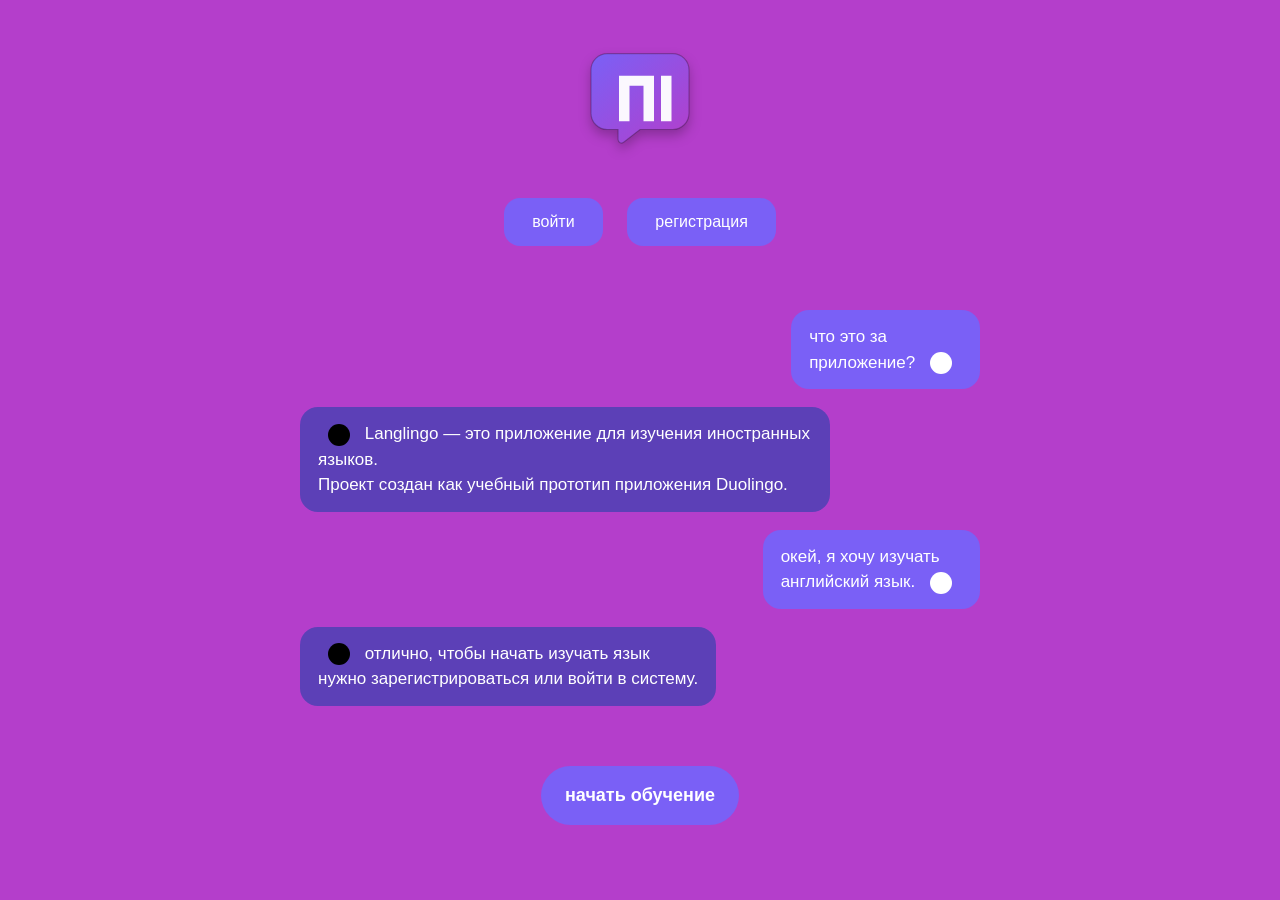
<file: index.html>
<!doctype html>
<html lang="ru">
  <head>
    <meta charset="UTF-8" />
    <meta name="viewport" content="width=device-width, initial-scale=1.0" />
    <meta name="description" content="Базовый шаблон страницы" />
    <title>Langlingo</title>
    <link rel="stylesheet" href="style.css" />
  </head>
  <body>
    <header>
      <div class="logo">
        <img class="logo-img" src="./langlingo-logo.svg" alt="Langlingo" />
      </div>
      <div class="header">
        <a href="./login.html">войти</a>
        <a href="./register.html">регистрация</a>
      </div>
    </header>
    <div class="chat">
      <div class="message user">
        что это за<br />приложение?
        <span class="circle user"></span>
      </div>
      <div class="message bot">
        <span class="circle bot"></span>
        Langlingo — это приложение для изучения иностранных языков.<br />
        Проект создан как учебный прототип приложения Duolingo.
      </div>
      <div class="message user">
        окей, я хочу изучать<br />английский язык.
        <span class="circle user"></span>
      </div>
      <div class="message bot">
        <span class="circle bot"></span>
        отлично, чтобы начать изучать язык<br />
        нужно зарегистрироваться или войти в систему.
      </div>
    </div>
    <div class="start-learning-wrap">
      <a class="start-learning" href="./onboarding.html">начать обучение</a>
    </div>
  </body>
</html>
</file>
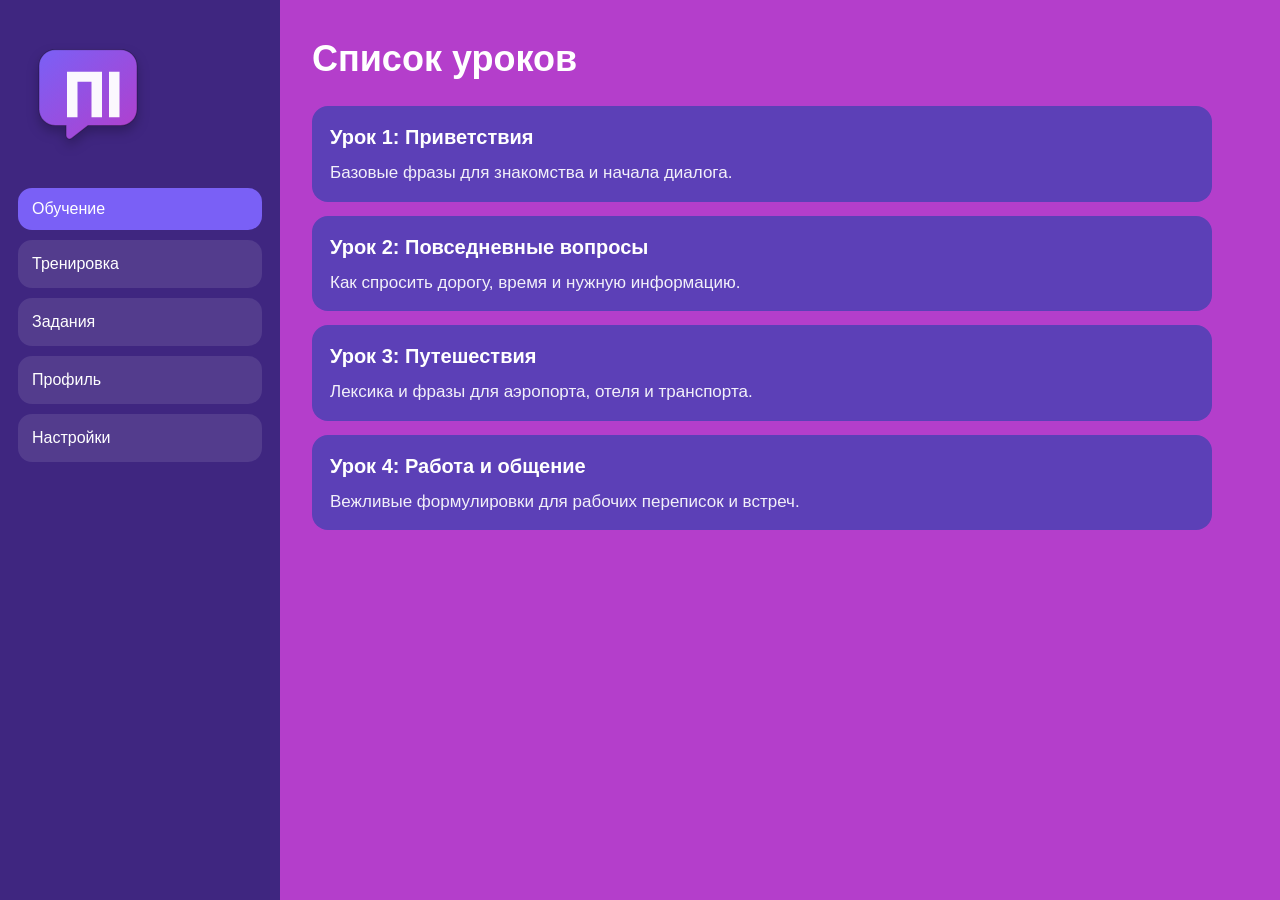
<file: app.html>
<!doctype html>
<html lang="ru">
  <head>
    <meta charset="UTF-8" />
    <meta name="viewport" content="width=device-width, initial-scale=1.0" />
    <meta name="description" content="Личный кабинет Langlingo" />
    <title>Langlingo — личный кабинет</title>
    <link rel="stylesheet" href="style.css" />
  </head>
  <body class="app-body">
    <div class="app-layout">
      <aside class="app-sidebar">
        <div class="logo app-logo">
          <img class="logo-img" src="./langlingo-logo.svg" alt="Langlingo" />
        </div>

        <nav class="app-nav" aria-label="Навигация кабинета">
          <button class="app-nav-item active" type="button">Обучение</button>
          <a class="app-nav-item" href="./training.html">Тренировка</a>
          <a class="app-nav-item" href="./tasks.html">Задания</a>
          <a class="app-nav-item" href="./profile.html">Профиль</a>
          <a class="app-nav-item" href="./settings.html">Настройки</a>
        </nav>
      </aside>

      <main class="app-content">
        <h1 class="app-title">Список уроков</h1>

        <section class="lesson-list" aria-label="Доступные уроки">
          <article class="lesson-card">
            <h2>Урок 1: Приветствия</h2>
            <p>Базовые фразы для знакомства и начала диалога.</p>
          </article>
          <article class="lesson-card">
            <h2>Урок 2: Повседневные вопросы</h2>
            <p>Как спросить дорогу, время и нужную информацию.</p>
          </article>
          <article class="lesson-card">
            <h2>Урок 3: Путешествия</h2>
            <p>Лексика и фразы для аэропорта, отеля и транспорта.</p>
          </article>
          <article class="lesson-card">
            <h2>Урок 4: Работа и общение</h2>
            <p>Вежливые формулировки для рабочих переписок и встреч.</p>
          </article>
        </section>
      </main>
    </div>
  </body>
</html>
</file>
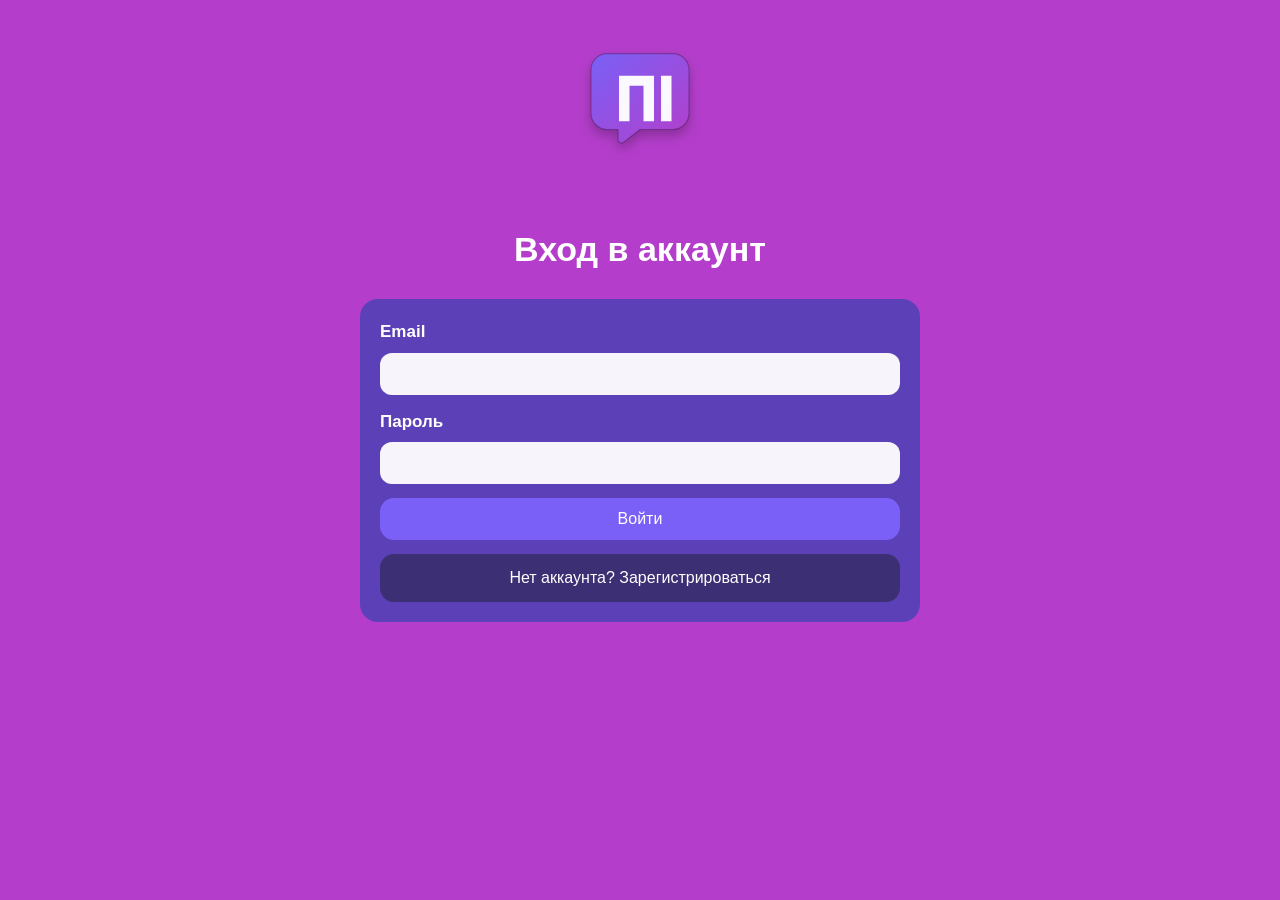
<file: login.html>
<!doctype html>
<html lang="ru">
  <head>
    <meta charset="UTF-8" />
    <meta name="viewport" content="width=device-width, initial-scale=1.0" />
    <meta name="description" content="Вход в аккаунт Langlingo" />
    <title>Langlingo — вход</title>
    <link rel="stylesheet" href="style.css" />
  </head>
  <body>
    <header>
      <div class="logo">
        <img class="logo-img" src="./langlingo-logo.svg" alt="Langlingo" />
      </div>
    </header>

    <main class="auth-page">
      <h1 class="onboarding-title">Вход в аккаунт</h1>
      <form class="auth-card" id="login-form" action="#" method="post">
        <label class="auth-field">
          Email
          <input type="email" name="email" required />
        </label>

        <label class="auth-field">
          Пароль
          <input type="password" name="password" required />
        </label>

        <button class="primary-action" type="submit">Войти</button>
        <a class="secondary-action auth-link" href="./register.html">Нет аккаунта? Зарегистрироваться</a>
      </form>
    </main>

    <script>
      const loginForm = document.getElementById("login-form");

      loginForm.addEventListener("submit", function (event) {
        event.preventDefault();
        const isRegistered = localStorage.getItem("langlingo_registered") === "1";
        const formData = new FormData(loginForm);
        const savedEmail = localStorage.getItem("langlingo_user_email");
        const savedPassword = localStorage.getItem("langlingo_user_password");

        if (!isRegistered) {
          window.location.href = "./register.html";
          return;
        }

        if (
          savedEmail &&
          savedPassword &&
          (formData.get("email") !== savedEmail ||
            formData.get("password") !== savedPassword)
        ) {
          alert("Неверная почта или пароль");
          return;
        }

        localStorage.setItem("langlingo_logged_in", "1");
        window.location.href = "./app.html";
      });
    </script>
  </body>
</html>
</file>
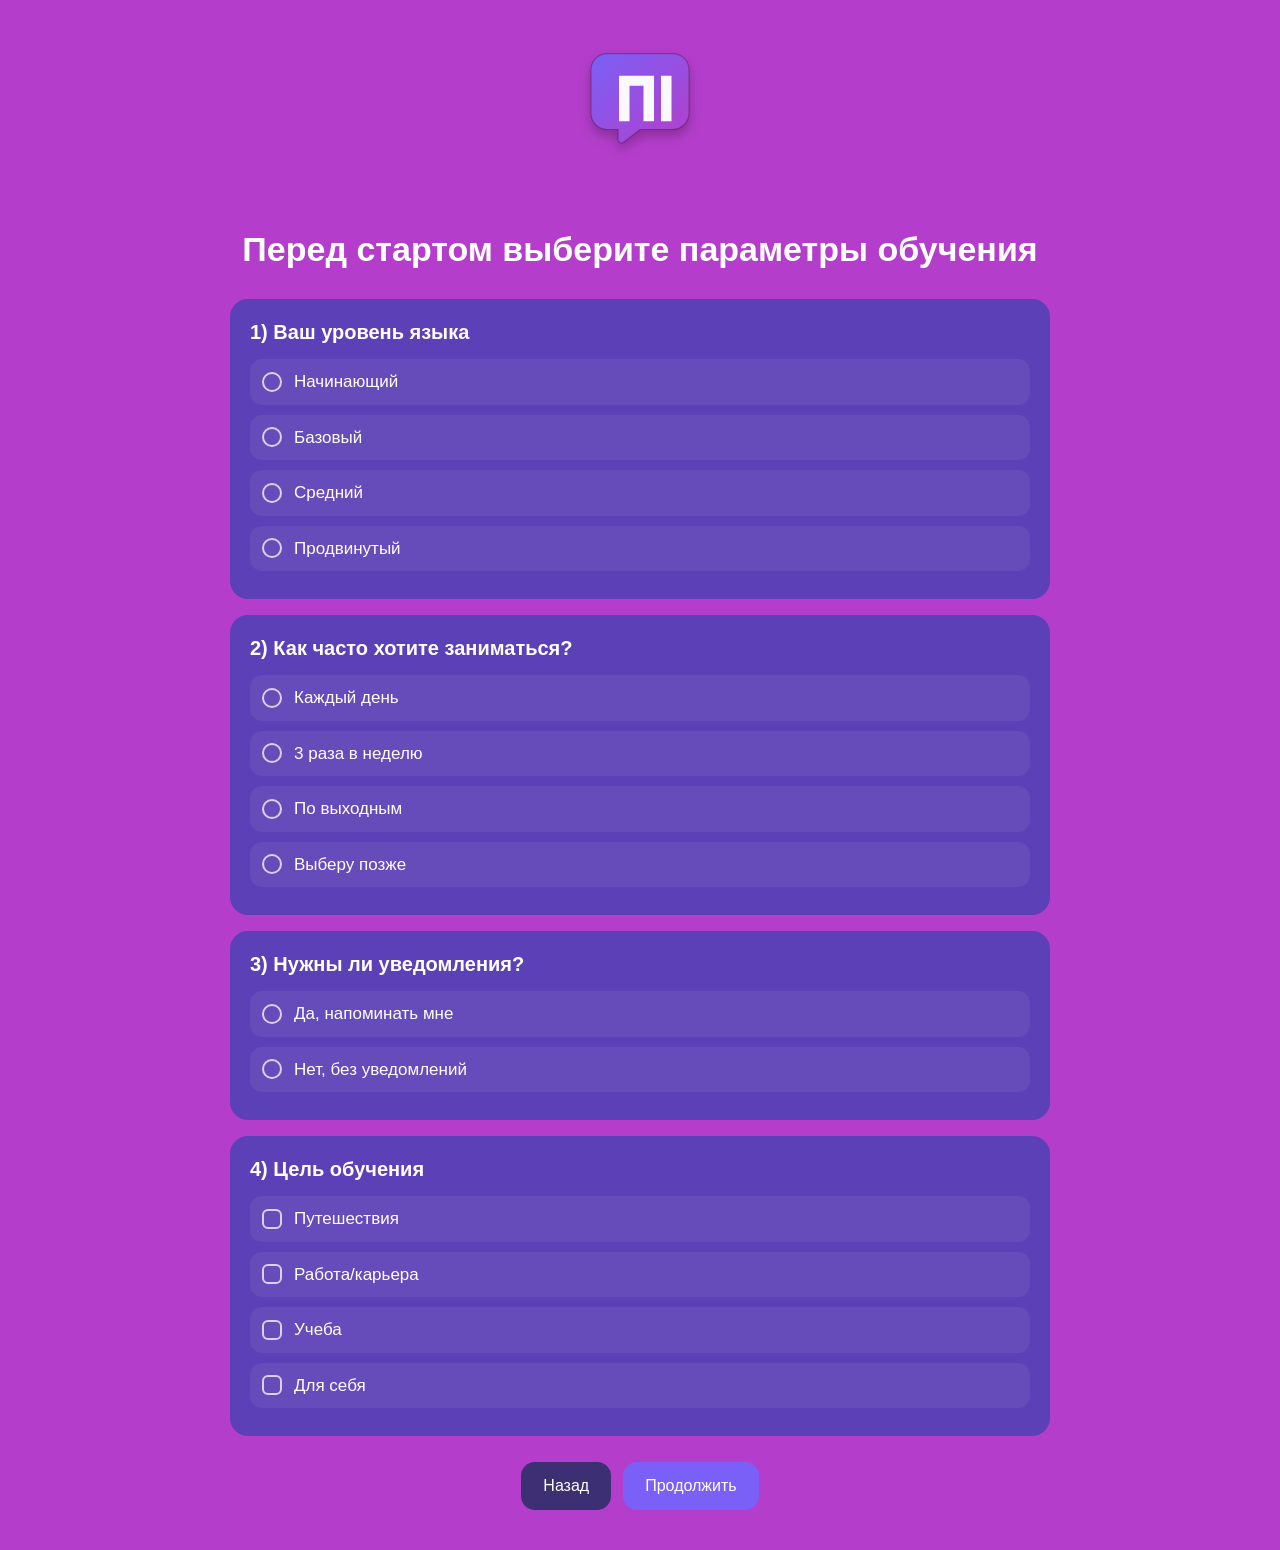
<file: onboarding.html>
<!doctype html>
<html lang="ru">
  <head>
    <meta charset="UTF-8" />
    <meta name="viewport" content="width=device-width, initial-scale=1.0" />
    <meta
      name="description"
      content="Страница первичной настройки обучения в Langlingo"
    />
    <title>Langlingo — настройка обучения</title>
    <link rel="stylesheet" href="style.css" />
  </head>
  <body>
    <header>
      <div class="logo">
        <img class="logo-img" src="./langlingo-logo.svg" alt="Langlingo" />
      </div>
    </header>

    <main class="onboarding">
      <h1 class="onboarding-title">Перед стартом выберите параметры обучения</h1>

      <form class="onboarding-form" id="onboarding-form" action="#" method="get">
        <section class="onboarding-card">
          <h2>1) Ваш уровень языка</h2>
          <label><input type="radio" name="level" value="beginner" /> Начинающий</label>
          <label><input type="radio" name="level" value="elementary" /> Базовый</label>
          <label><input type="radio" name="level" value="intermediate" /> Средний</label>
          <label><input type="radio" name="level" value="advanced" /> Продвинутый</label>
        </section>

        <section class="onboarding-card">
          <h2>2) Как часто хотите заниматься?</h2>
          <label><input type="radio" name="frequency" value="daily" /> Каждый день</label>
          <label><input type="radio" name="frequency" value="3x" /> 3 раза в неделю</label>
          <label><input type="radio" name="frequency" value="weekend" /> По выходным</label>
          <label><input type="radio" name="frequency" value="custom" /> Выберу позже</label>
        </section>

        <section class="onboarding-card">
          <h2>3) Нужны ли уведомления?</h2>
          <label><input type="radio" name="notify" value="yes" /> Да, напоминать мне</label>
          <label><input type="radio" name="notify" value="no" /> Нет, без уведомлений</label>
        </section>

        <section class="onboarding-card">
          <h2>4) Цель обучения</h2>
          <label><input type="checkbox" name="goal" value="travel" /> Путешествия</label>
          <label><input type="checkbox" name="goal" value="work" /> Работа/карьера</label>
          <label><input type="checkbox" name="goal" value="study" /> Учеба</label>
          <label><input type="checkbox" name="goal" value="self" /> Для себя</label>
        </section>

        <div class="onboarding-actions">
          <a class="secondary-action" href="./index.html">Назад</a>
          <button class="primary-action" type="submit">Продолжить</button>
        </div>
      </form>
    </main>

    <script>
      const onboardingForm = document.getElementById("onboarding-form");

      onboardingForm.addEventListener("submit", function (event) {
        event.preventDefault();
        const isRegistered = localStorage.getItem("langlingo_registered") === "1";
        window.location.href = isRegistered ? "./login.html" : "./register.html";
      });
    </script>
  </body>
</html>
</file>
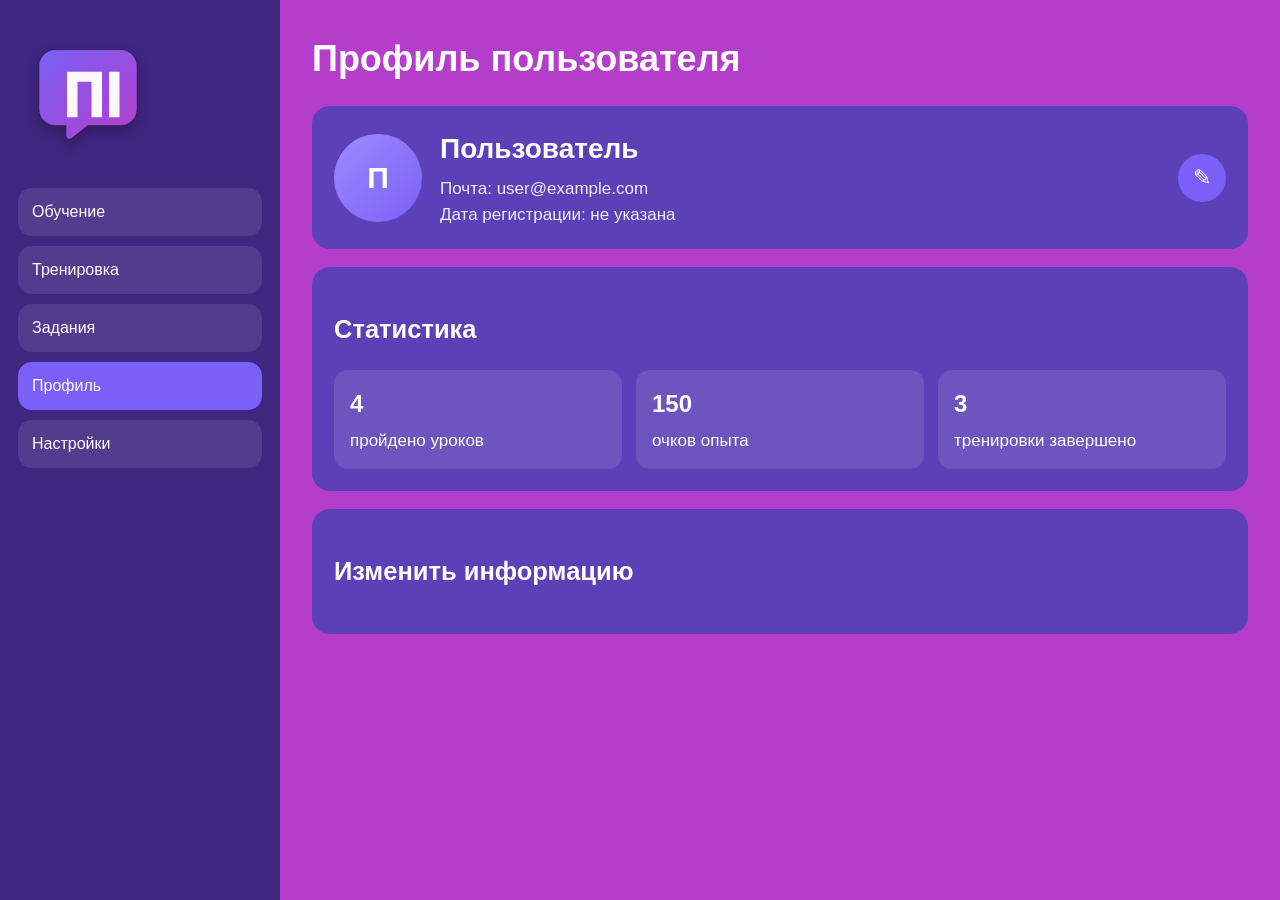
<file: profile.html>
<!doctype html>
<html lang="ru">
  <head>
    <meta charset="UTF-8" />
    <meta name="viewport" content="width=device-width, initial-scale=1.0" />
    <meta name="description" content="Профиль пользователя в Langlingo" />
    <title>Langlingo - профиль</title>
    <link rel="stylesheet" href="style.css" />
  </head>
  <body class="app-body">
    <div class="app-layout">
      <aside class="app-sidebar">
        <div class="logo app-logo">
          <img class="logo-img" src="./langlingo-logo.svg" alt="Langlingo" />
        </div>

        <nav class="app-nav" aria-label="Навигация кабинета">
          <a class="app-nav-item" href="./app.html">Обучение</a>
          <a class="app-nav-item" href="./training.html">Тренировка</a>
          <a class="app-nav-item" href="./tasks.html">Задания</a>
          <a class="app-nav-item active" href="./profile.html">Профиль</a>
          <a class="app-nav-item" href="./settings.html">Настройки</a>
        </nav>
      </aside>

      <main class="app-content">
        <h1 class="app-title">Профиль пользователя</h1>

        <div class="profile-layout">
          <section class="profile-card" aria-label="Основная информация профиля">
            <div class="profile-avatar" id="profile-avatar">U</div>

            <div>
              <h2 class="profile-name" id="profile-name">Пользователь</h2>
              <p class="profile-meta">
                Почта: <span id="profile-email">user@example.com</span>
              </p>
              <p class="profile-meta">
                Дата регистрации: <span id="profile-date">не указана</span>
              </p>
            </div>

            <button
              class="profile-edit-button"
              id="profile-edit-button"
              type="button"
              aria-label="Редактировать профиль"
              title="Редактировать профиль"
            >
              ✎
            </button>
          </section>

          <section class="profile-section" aria-label="Статистика пользователя">
            <h2>Статистика</h2>
            <div class="profile-stats">
              <article class="profile-stat">
                <strong>4</strong>
                <span>пройдено уроков</span>
              </article>
              <article class="profile-stat">
                <strong>150</strong>
                <span>очков опыта</span>
              </article>
              <article class="profile-stat">
                <strong>3</strong>
                <span>тренировки завершено</span>
              </article>
            </div>
          </section>

          <section class="profile-section" aria-label="Редактирование профиля">
            <h2>Изменить информацию</h2>

            <form class="profile-form" id="profile-form" hidden>
              <label class="profile-label">
                Имя
                <input id="profile-name-input" name="name" type="text" required />
              </label>

              <label class="profile-label">
                Почта
                <input id="profile-email-input" name="email" type="email" required />
              </label>

              <label class="profile-label">
                Пароль
                <input
                  id="profile-password-input"
                  name="password"
                  type="password"
                  minlength="6"
                  required
                />
              </label>

              <button class="primary-action" type="submit">Сохранить изменения</button>
            </form>
          </section>
        </div>
      </main>
    </div>

    <script>
      const profileName = document.getElementById("profile-name");
      const profileEmail = document.getElementById("profile-email");
      const profileDate = document.getElementById("profile-date");
      const profileAvatar = document.getElementById("profile-avatar");
      const profileForm = document.getElementById("profile-form");
      const editButton = document.getElementById("profile-edit-button");
      const nameInput = document.getElementById("profile-name-input");
      const emailInput = document.getElementById("profile-email-input");
      const passwordInput = document.getElementById("profile-password-input");

      function loadProfile() {
        const savedName =
          localStorage.getItem("langlingo_user_name") || "Пользователь";
        const savedEmail =
          localStorage.getItem("langlingo_user_email") || "user@example.com";
        const savedDate =
          localStorage.getItem("langlingo_registration_date") || "не указана";
        const savedPassword =
          localStorage.getItem("langlingo_user_password") || "";

        profileName.textContent = savedName;
        profileEmail.textContent = savedEmail;
        profileDate.textContent = savedDate;
        profileAvatar.textContent = savedName.charAt(0).toUpperCase();

        nameInput.value = savedName;
        emailInput.value = savedEmail;
        passwordInput.value = savedPassword;
      }

      editButton.addEventListener("click", function () {
        profileForm.hidden = !profileForm.hidden;
      });

      profileForm.addEventListener("submit", function (event) {
        event.preventDefault();
        localStorage.setItem("langlingo_user_name", nameInput.value);
        localStorage.setItem("langlingo_user_email", emailInput.value);
        localStorage.setItem("langlingo_user_password", passwordInput.value);
        loadProfile();
        profileForm.hidden = true;
      });

      loadProfile();
    </script>
  </body>
</html>
</file>
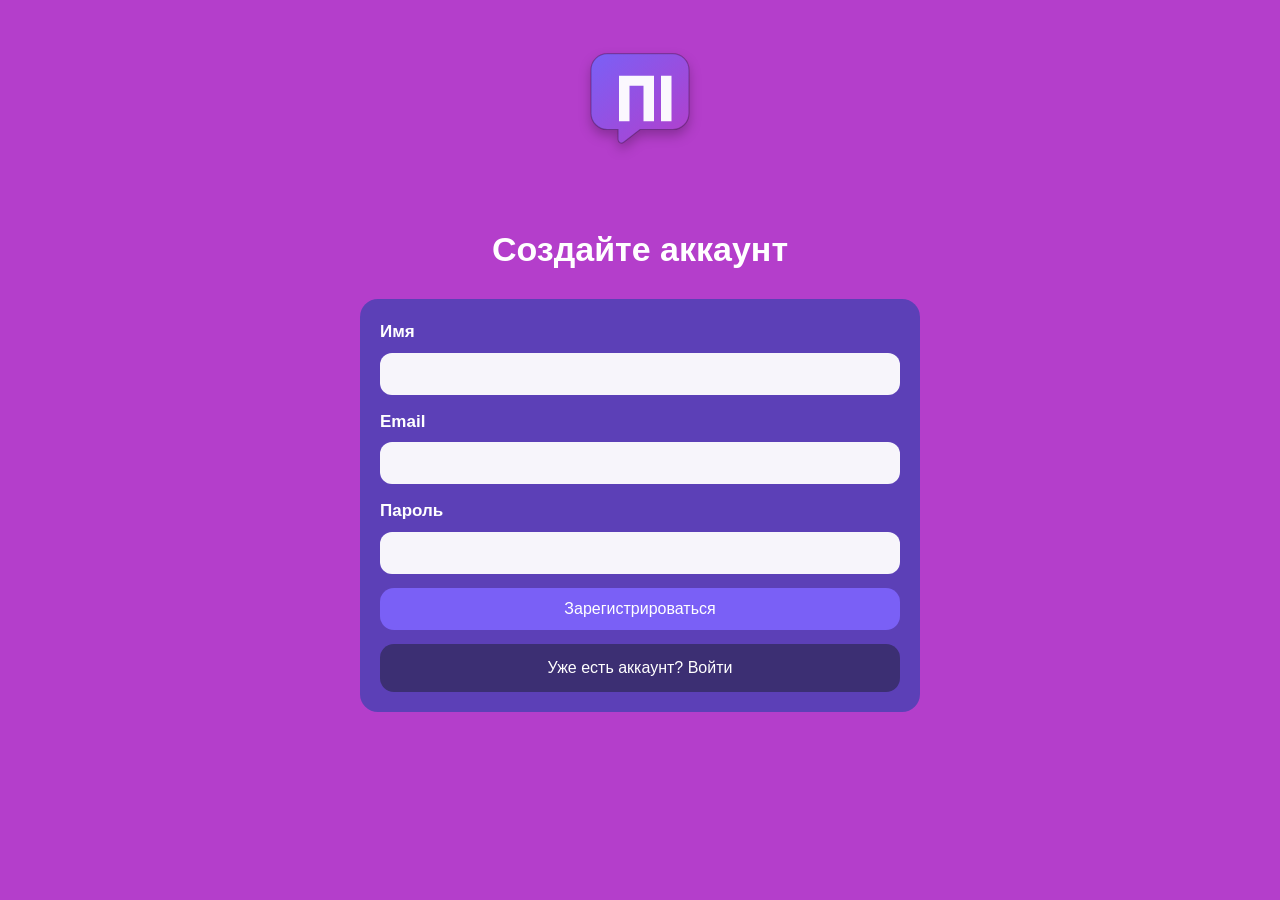
<file: register.html>
<!doctype html>
<html lang="ru">
  <head>
    <meta charset="UTF-8" />
    <meta name="viewport" content="width=device-width, initial-scale=1.0" />
    <meta name="description" content="Регистрация в Langlingo" />
    <title>Langlingo — регистрация</title>
    <link rel="stylesheet" href="style.css" />
  </head>
  <body>
    <header>
      <div class="logo">
        <img class="logo-img" src="./langlingo-logo.svg" alt="Langlingo" />
      </div>
    </header>

    <main class="auth-page">
      <h1 class="onboarding-title">Создайте аккаунт</h1>
      <form class="auth-card" id="register-form" action="#" method="post">
        <label class="auth-field">
          Имя
          <input type="text" name="name" required />
        </label>

        <label class="auth-field">
          Email
          <input type="email" name="email" required />
        </label>

        <label class="auth-field">
          Пароль
          <input type="password" name="password" minlength="6" required />
        </label>

        <button class="primary-action" type="submit">Зарегистрироваться</button>
        <a class="secondary-action auth-link" href="./login.html">Уже есть аккаунт? Войти</a>
      </form>
    </main>

    <script>
      const registerForm = document.getElementById("register-form");

      registerForm.addEventListener("submit", function (event) {
        event.preventDefault();
        const formData = new FormData(registerForm);
        const registrationDate = new Date().toLocaleDateString("ru-RU");

        localStorage.setItem("langlingo_user_name", formData.get("name"));
        localStorage.setItem("langlingo_user_email", formData.get("email"));
        localStorage.setItem("langlingo_user_password", formData.get("password"));
        localStorage.setItem("langlingo_registration_date", registrationDate);
        localStorage.setItem("langlingo_registered", "1");
        localStorage.setItem("langlingo_logged_in", "1");
        window.location.href = "./app.html";
      });
    </script>
  </body>
</html>
</file>
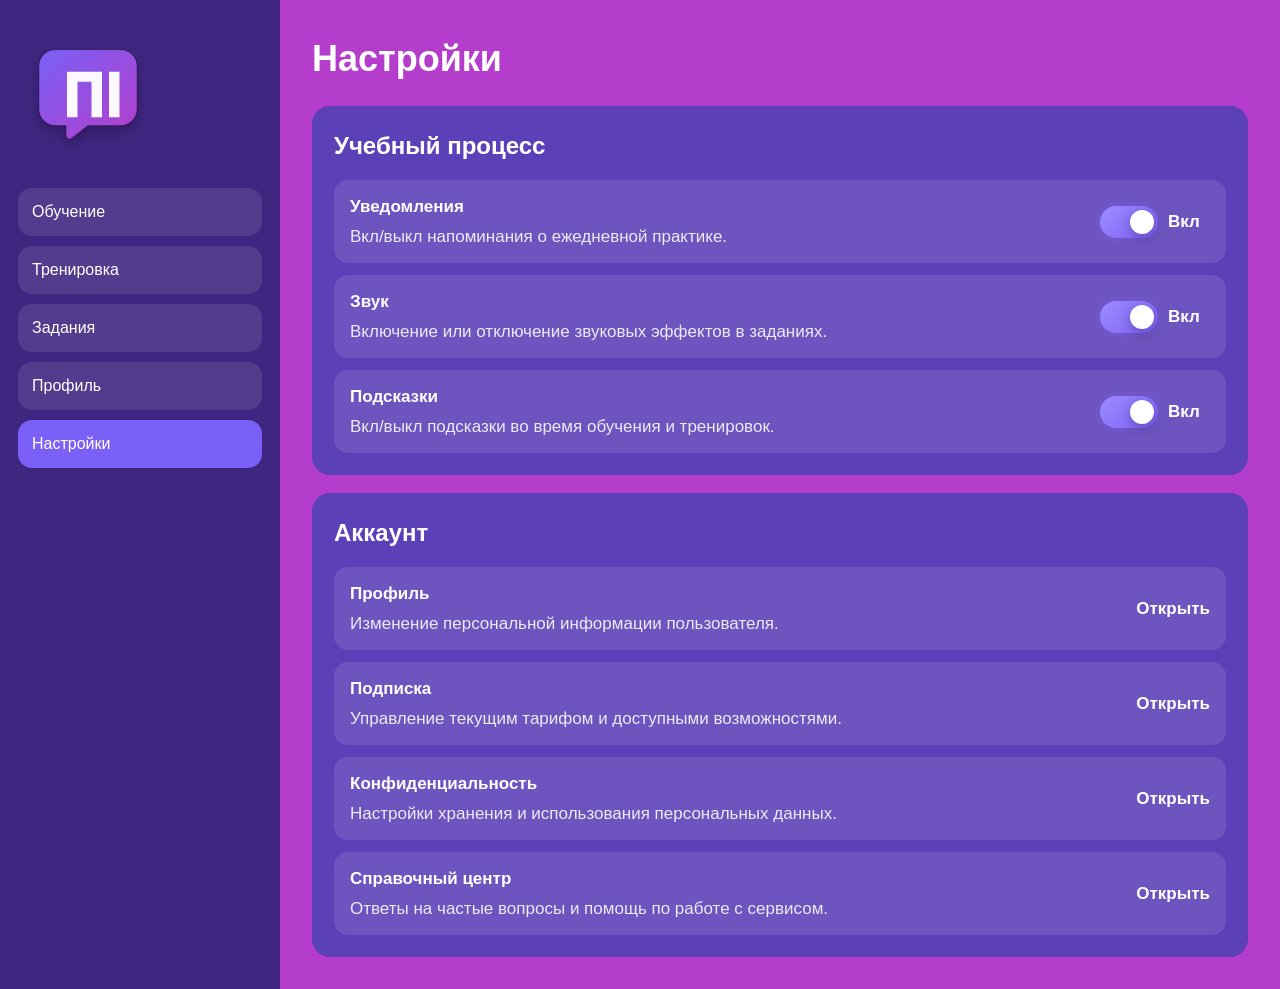
<file: settings.html>
<!doctype html>
<html lang="ru">
  <head>
    <meta charset="UTF-8" />
    <meta name="viewport" content="width=device-width, initial-scale=1.0" />
    <meta name="description" content="Настройки пользователя в Langlingo" />
    <title>Langlingo - настройки</title>
    <link rel="stylesheet" href="style.css" />
  </head>
  <body class="app-body">
    <div class="app-layout">
      <aside class="app-sidebar">
        <div class="logo app-logo">
          <img class="logo-img" src="./langlingo-logo.svg" alt="Langlingo" />
        </div>

        <nav class="app-nav" aria-label="Навигация кабинета">
          <a class="app-nav-item" href="./app.html">Обучение</a>
          <a class="app-nav-item" href="./training.html">Тренировка</a>
          <a class="app-nav-item" href="./tasks.html">Задания</a>
          <a class="app-nav-item" href="./profile.html">Профиль</a>
          <a class="app-nav-item active" href="./settings.html">Настройки</a>
        </nav>
      </aside>

      <main class="app-content">
        <h1 class="app-title">Настройки</h1>

        <div class="settings-layout">
          <section class="settings-section" aria-label="Учебный процесс">
            <h2>Учебный процесс</h2>
            <div class="settings-list">
              <article class="settings-item">
                <div>
                  <strong>Уведомления</strong>
                  <p>Вкл/выкл напоминания о ежедневной практике.</p>
                </div>
                <label class="settings-toggle">
                  <input type="checkbox" checked />
                  <span class="settings-slider" aria-hidden="true"></span>
                  <span class="settings-state" aria-hidden="true"></span>
                </label>
              </article>

              <article class="settings-item">
                <div>
                  <strong>Звук</strong>
                  <p>Включение или отключение звуковых эффектов в заданиях.</p>
                </div>
                <label class="settings-toggle">
                  <input type="checkbox" checked />
                  <span class="settings-slider" aria-hidden="true"></span>
                  <span class="settings-state" aria-hidden="true"></span>
                </label>
              </article>

              <article class="settings-item">
                <div>
                  <strong>Подсказки</strong>
                  <p>Вкл/выкл подсказки во время обучения и тренировок.</p>
                </div>
                <label class="settings-toggle">
                  <input type="checkbox" checked />
                  <span class="settings-slider" aria-hidden="true"></span>
                  <span class="settings-state" aria-hidden="true"></span>
                </label>
              </article>
            </div>
          </section>

          <section class="settings-section" aria-label="Аккаунт">
            <h2>Аккаунт</h2>
            <div class="settings-list">
              <article class="settings-item">
                <div>
                  <strong>Профиль</strong>
                  <p>Изменение персональной информации пользователя.</p>
                </div>
                <a class="settings-link" href="./profile.html">Открыть</a>
              </article>

              <article class="settings-item">
                <div>
                  <strong>Подписка</strong>
                  <p>Управление текущим тарифом и доступными возможностями.</p>
                </div>
                <a class="settings-link" href="#">Открыть</a>
              </article>

              <article class="settings-item">
                <div>
                  <strong>Конфиденциальность</strong>
                  <p>Настройки хранения и использования персональных данных.</p>
                </div>
                <a class="settings-link" href="#">Открыть</a>
              </article>

              <article class="settings-item">
                <div>
                  <strong>Справочный центр</strong>
                  <p>Ответы на частые вопросы и помощь по работе с сервисом.</p>
                </div>
                <a class="settings-link" href="#">Открыть</a>
              </article>
            </div>
          </section>
        </div>
      </main>
    </div>
  </body>
</html>
</file>
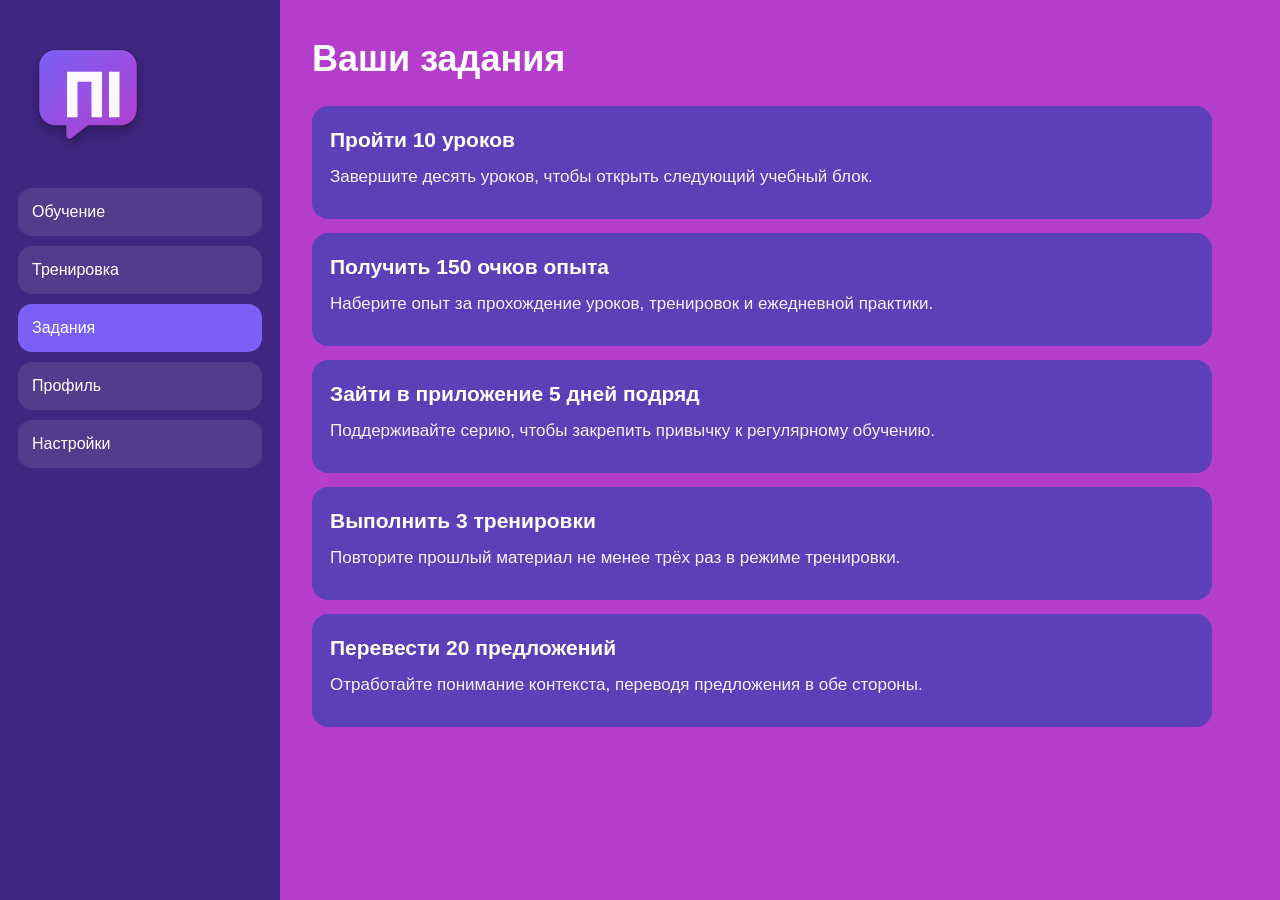
<file: tasks.html>
<!doctype html>
<html lang="ru">
  <head>
    <meta charset="UTF-8" />
    <meta name="viewport" content="width=device-width, initial-scale=1.0" />
    <meta name="description" content="Задания и цели пользователя в Langlingo" />
    <title>Langlingo - задания</title>
    <link rel="stylesheet" href="style.css" />
  </head>
  <body class="app-body">
    <div class="app-layout">
      <aside class="app-sidebar">
        <div class="logo app-logo">
          <img class="logo-img" src="./langlingo-logo.svg" alt="Langlingo" />
        </div>

        <nav class="app-nav" aria-label="Навигация кабинета">
          <a class="app-nav-item" href="./app.html">Обучение</a>
          <a class="app-nav-item" href="./training.html">Тренировка</a>
          <a class="app-nav-item active" href="./tasks.html">Задания</a>
          <a class="app-nav-item" href="./profile.html">Профиль</a>
          <a class="app-nav-item" href="./settings.html">Настройки</a>
        </nav>
      </aside>

      <main class="app-content">
        <h1 class="app-title">Ваши задания</h1>

        <section class="training-list" aria-label="Список заданий">
          <article class="training-card">
            <h2>Пройти 10 уроков</h2>
            <p>Завершите десять уроков, чтобы открыть следующий учебный блок.</p>
          </article>

          <article class="training-card">
            <h2>Получить 150 очков опыта</h2>
            <p>Наберите опыт за прохождение уроков, тренировок и ежедневной практики.</p>
          </article>

          <article class="training-card">
            <h2>Зайти в приложение 5 дней подряд</h2>
            <p>Поддерживайте серию, чтобы закрепить привычку к регулярному обучению.</p>
          </article>

          <article class="training-card">
            <h2>Выполнить 3 тренировки</h2>
            <p>Повторите прошлый материал не менее трёх раз в режиме тренировки.</p>
          </article>

          <article class="training-card">
            <h2>Перевести 20 предложений</h2>
            <p>Отработайте понимание контекста, переводя предложения в обе стороны.</p>
          </article>
        </section>
      </main>
    </div>
  </body>
</html>
</file>
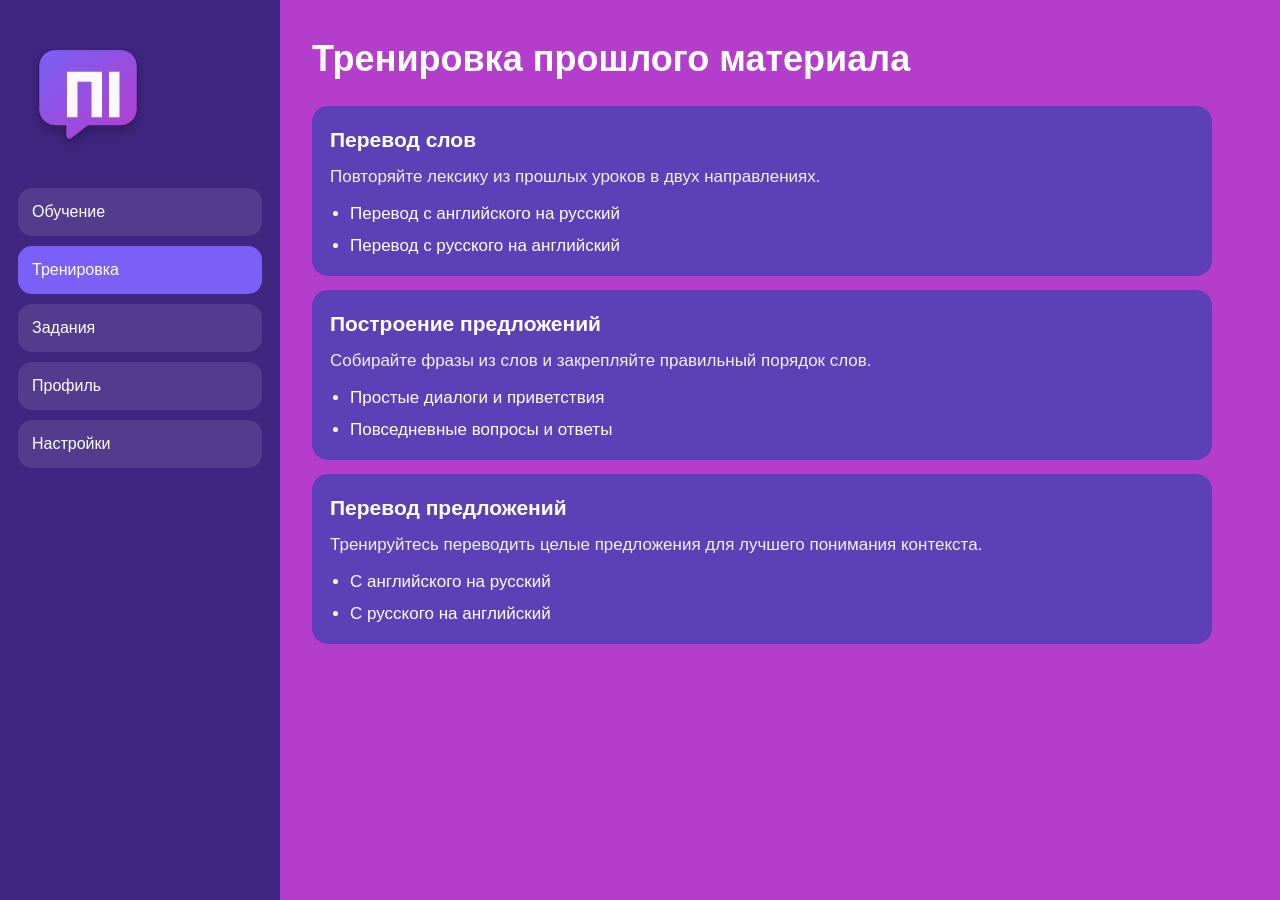
<file: training.html>
<!doctype html>
<html lang="ru">
  <head>
    <meta charset="UTF-8" />
    <meta name="viewport" content="width=device-width, initial-scale=1.0" />
    <meta
      name="description"
      content="Тренировка по прошлому материалу в Langlingo"
    />
    <title>Langlingo - тренировка</title>
    <link rel="stylesheet" href="style.css" />
  </head>
  <body class="app-body">
    <div class="app-layout">
      <aside class="app-sidebar">
        <div class="logo app-logo">
          <img class="logo-img" src="./langlingo-logo.svg" alt="Langlingo" />
        </div>

        <nav class="app-nav" aria-label="Навигация кабинета">
          <a class="app-nav-item" href="./app.html">Обучение</a>
          <a class="app-nav-item active" href="./training.html">Тренировка</a>
          <a class="app-nav-item" href="./tasks.html">Задания</a>
          <a class="app-nav-item" href="./profile.html">Профиль</a>
          <a class="app-nav-item" href="./settings.html">Настройки</a>
        </nav>
      </aside>

      <main class="app-content">
        <h1 class="app-title">Тренировка прошлого материала</h1>

        <section class="training-list" aria-label="Варианты тренировки">
          <article class="training-card">
            <h2>Перевод слов</h2>
            <p>Повторяйте лексику из прошлых уроков в двух направлениях.</p>
            <ul class="training-points">
              <li>Перевод с английского на русский</li>
              <li>Перевод с русского на английский</li>
            </ul>
          </article>

          <article class="training-card">
            <h2>Построение предложений</h2>
            <p>Собирайте фразы из слов и закрепляйте правильный порядок слов.</p>
            <ul class="training-points">
              <li>Простые диалоги и приветствия</li>
              <li>Повседневные вопросы и ответы</li>
            </ul>
          </article>

          <article class="training-card">
            <h2>Перевод предложений</h2>
            <p>Тренируйтесь переводить целые предложения для лучшего понимания контекста.</p>
            <ul class="training-points">
              <li>С английского на русский</li>
              <li>С русского на английский</li>
            </ul>
          </article>
        </section>
      </main>
    </div>
  </body>
</html>
</file>
<file: style.css>
* {
  box-sizing: border-box;
}

/* узкая колонка только для области чата */
:root {
  --chat-width: 720px;
}

html {
  min-height: 100%;
  background-color: #b43ecb;
}

body {
  background-color: #b43ecb;
  font-family: Arial, sans-serif;
  font-size: 17px;
  line-height: 1.5;
  color: white;
  margin: 0;
  padding: 28px 40px 40px;
  min-height: 100vh;
  width: 100%;
}

header {
  width: 100%;
  display: flex;
  flex-direction: column;
  align-items: center;
  justify-content: center;
  gap: 20px;
  margin-bottom: 56px;
  text-align: center;
}
.logo {
  width: 140px;
  display: grid;
  place-items: center;
}

.logo-img {
  width: 140px;
  height: auto;
  display: block;
}
.header {
  text-align: center;
}

.header a,
.header button {
  background-color: #7a60f6;
  border: none;
  color: white;
  padding: 12px 28px;
  margin: 10px 10px 0;
  font-size: 16px;
  cursor: pointer;
  border-radius: 16px;
  display: inline-block;
  text-decoration: none;
}

.chat {
  width: 100%;
  max-width: min(var(--chat-width), 100%);
  margin: 32px auto 0;
  padding: 8px 20px 32px;
  display: flex;
  flex-direction: column;
  gap: 18px;
  align-items: stretch;
}

.message {
  max-width: 78%;
  padding: 14px 18px;
  border-radius: 18px;
  text-align: left;
}

.message.user {
  background-color: #7a60f6;
  align-self: flex-end;
}

.message.bot {
  background-color: #5c40b7;
  align-self: flex-start;
}
.circle {
  width: 22px;
  height: 22px;
  border-radius: 50%;
  display: inline-block;
  margin: 0 10px;
  vertical-align: middle;
}
.circle.user {
  background-color: white;
}
.circle.bot {
  background-color: black;
}

@media (max-width: 600px) {
  body {
    padding: 18px 16px 28px;
    font-size: 16px;
  }

  header {
    margin-bottom: 40px;
    gap: 16px;
  }

  .header a,
  .header button {
    padding: 11px 22px;
    font-size: 15px;
  }

  .chat {
    margin-top: 20px;
    padding: 0 4px 24px;
    gap: 14px;
  }

  .start-learning-wrap {
    margin-top: 20px;
  }

  .start-learning {
    padding: 14px 18px;
    font-size: 17px;
  }
}

.start-learning-wrap {
  width: 100%;
  display: flex;
  flex-direction: column;
  align-items: center;
  justify-content: center;
  margin-top: 28px;
}

.start-learning {
  width: fit-content;
  max-width: calc(100% - 48px);
  box-sizing: border-box;
  background-color: #7a60f6;
  border: none;
  color: white;
  padding: 16px 24px;
  font-size: 18px;
  font-weight: 700;
  cursor: pointer;
  border-radius: 999px;
  text-align: center;
  display: block;
  text-decoration: none;
}

.onboarding {
  width: 100%;
  max-width: 820px;
  margin: 0 auto;
}

.onboarding-title {
  margin: 0 0 24px;
  text-align: center;
  font-size: clamp(24px, 2.8vw, 34px);
}

.onboarding-form {
  display: grid;
  gap: 16px;
}

.onboarding-card {
  background: #5c40b7;
  border-radius: 18px;
  padding: 18px 20px;
}

.onboarding-card h2 {
  margin: 0 0 12px;
  font-size: 20px;
}

.onboarding-card label {
  display: flex;
  align-items: center;
  gap: 12px;
  margin: 10px 0;
  padding: 10px 12px;
  border-radius: 12px;
  background: rgba(255, 255, 255, 0.06);
  cursor: pointer;
  transition: background-color 0.2s ease;
}

.onboarding-card label:hover {
  background: rgba(255, 255, 255, 0.12);
}

.onboarding-card input[type="radio"],
.onboarding-card input[type="checkbox"] {
  appearance: none;
  -webkit-appearance: none;
  width: 20px;
  height: 20px;
  margin: 0;
  border: 2px solid rgba(255, 255, 255, 0.75);
  background: transparent;
  display: inline-grid;
  place-content: center;
  transition: all 0.2s ease;
  flex-shrink: 0;
}

.onboarding-card input[type="radio"] {
  border-radius: 50%;
}

.onboarding-card input[type="checkbox"] {
  border-radius: 6px;
}

.onboarding-card input[type="radio"]::before,
.onboarding-card input[type="checkbox"]::before {
  content: "";
  width: 10px;
  height: 10px;
  transform: scale(0);
  transition: transform 0.15s ease-in-out;
  background: #ffffff;
}

.onboarding-card input[type="radio"]::before {
  border-radius: 50%;
}

.onboarding-card input[type="checkbox"]::before {
  border-radius: 3px;
}

.onboarding-card input[type="radio"]:checked,
.onboarding-card input[type="checkbox"]:checked {
  border-color: #ffdfff;
  background: #7a60f6;
}

.onboarding-card input[type="radio"]:checked::before,
.onboarding-card input[type="checkbox"]:checked::before {
  transform: scale(1);
}

.onboarding-card input[type="radio"]:focus-visible,
.onboarding-card input[type="checkbox"]:focus-visible {
  outline: 2px solid #ffffff;
  outline-offset: 2px;
}

.onboarding-actions {
  display: flex;
  justify-content: center;
  gap: 12px;
  margin-top: 10px;
}

.primary-action,
.secondary-action {
  border: none;
  border-radius: 14px;
  padding: 12px 22px;
  font-size: 16px;
  text-decoration: none;
  color: white;
  cursor: pointer;
}

.primary-action {
  background: #7a60f6;
}

.secondary-action {
  background: #3c2f73;
}

.auth-page {
  width: 100%;
  max-width: 560px;
  margin: 0 auto;
}

.auth-card {
  background: #5c40b7;
  border-radius: 18px;
  padding: 20px;
  display: grid;
  gap: 14px;
}

.auth-field {
  display: grid;
  gap: 8px;
  font-weight: 600;
}

.auth-field input {
  border: none;
  border-radius: 12px;
  padding: 12px;
  font-size: 16px;
  background: rgba(255, 255, 255, 0.95);
  color: #1f1f1f;
}

.auth-field input:focus {
  outline: 2px solid #d8ccff;
}

.auth-link {
  text-align: center;
}

.app-body {
  padding: 0;
}

.app-layout {
  min-height: 100vh;
  display: grid;
  grid-template-columns: 280px 1fr;
}

.app-sidebar {
  background: #3f2680;
  padding: 24px 18px;
  display: flex;
  flex-direction: column;
  align-items: flex-start;
  gap: 24px;
}

.app-logo {
  width: 130px;
  text-align: center;
}

.app-nav {
  width: 100%;
  display: grid;
  gap: 10px;
}

.app-nav-item {
  width: 100%;
  border: none;
  border-radius: 14px;
  padding: 12px 14px;
  text-align: left;
  font-size: 16px;
  color: white;
  background: rgba(255, 255, 255, 0.1);
  cursor: pointer;
  display: block;
  text-decoration: none;
  transition: transform 0.2s;
}
.app-nav-item.active {
  background: #7a60f6;
}

.app-nav-item:hover {
  cursor: pointer;
  transform: scale(1.1);
}

.app-nav-item:active {
  transform: scale(0.9);
}

.app-content {
  padding: 32px;
}

.app-title {
  margin: 0 0 20px;
  font-size: clamp(26px, 3.2vw, 36px);
}

.lesson-list {
  display: grid;
  gap: 14px;
  max-width: 900px;
}

.lesson-card {
  background: #5c40b7;
  border-radius: 16px;
  padding: 16px 18px;
}

.lesson-card h2 {
  margin: 0 0 8px;
  font-size: 20px;
}

.lesson-card p {
  margin: 0;
  color: rgba(255, 255, 255, 0.92);
}

.training-list {
  display: grid;
  gap: 14px;
  max-width: 900px;
}

.training-card {
  background: #5c40b7;
  border-radius: 16px;
  padding: 18px;
}

.training-card h2 {
  margin: 0 0 8px;
  font-size: 21px;
}

.training-card p {
  margin: 0 0 12px;
  color: rgba(255, 255, 255, 0.92);
}

.training-points {
  margin: 0;
  padding-left: 20px;
}

.training-points li + li {
  margin-top: 6px;
}

.profile-layout {
  max-width: 980px;
  display: grid;
  gap: 18px;
}

.profile-card,
.profile-section {
  background: #5c40b7;
  border-radius: 18px;
  padding: 22px;
}

.profile-card {
  display: grid;
  grid-template-columns: auto 1fr auto;
  gap: 18px;
  align-items: center;
}

.profile-avatar {
  width: 88px;
  height: 88px;
  border-radius: 50%;
  background: linear-gradient(135deg, #9e8bff, #7a60f6);
  display: grid;
  place-items: center;
  font-size: 30px;
  font-weight: 700;
}

.profile-name {
  margin: 0 0 6px;
  font-size: 28px;
}

.profile-meta {
  margin: 0;
  color: rgba(255, 255, 255, 0.9);
}

.profile-edit-button {
  width: 48px;
  height: 48px;
  border: none;
  border-radius: 50%;
  background: #7a60f6;
  color: white;
  font-size: 22px;
  cursor: pointer;
}

.profile-stats {
  display: grid;
  grid-template-columns: repeat(3, minmax(0, 1fr));
  gap: 14px;
}

.profile-stat {
  background: rgba(255, 255, 255, 0.1);
  border-radius: 14px;
  padding: 16px;
}

.profile-stat strong {
  display: block;
  font-size: 24px;
  margin-bottom: 6px;
}

.profile-form {
  display: grid;
  gap: 14px;
  max-width: 560px;
}

.profile-form[hidden] {
  display: none;
}

.profile-label {
  display: grid;
  gap: 8px;
  font-weight: 700;
}

.profile-label input {
  width: 100%;
  border: none;
  border-radius: 12px;
  padding: 12px 14px;
  font: inherit;
}

.settings-layout {
  max-width: 980px;
  display: grid;
  gap: 18px;
}

.settings-section {
  background: #5c40b7;
  border-radius: 18px;
  padding: 22px;
}

.settings-section h2 {
  margin: 0 0 16px;
  font-size: 24px;
}

.settings-list {
  display: grid;
  gap: 12px;
}

.settings-item {
  background: rgba(255, 255, 255, 0.1);
  border-radius: 14px;
  padding: 14px 16px;
  display: flex;
  align-items: center;
  justify-content: space-between;
  gap: 16px;
}

.settings-item p {
  margin: 4px 0 0;
  color: rgba(255, 255, 255, 0.88);
}

.settings-toggle {
  display: inline-flex;
  align-items: center;
  gap: 10px;
  font-weight: 700;
  cursor: pointer;
}

.settings-toggle input {
  position: absolute;
  opacity: 0;
  pointer-events: none;
}

.settings-slider {
  width: 58px;
  height: 32px;
  border-radius: 999px;
  background: rgba(255, 255, 255, 0.28);
  position: relative;
  box-shadow: inset 0 0 0 1px rgba(255, 255, 255, 0.12);
  transition: background-color 0.2s ease, box-shadow 0.2s ease;
}

.settings-slider::after {
  content: "";
  position: absolute;
  top: 4px;
  left: 4px;
  width: 24px;
  height: 24px;
  border-radius: 50%;
  background: white;
  box-shadow: 0 4px 12px rgba(0, 0, 0, 0.25);
  transition: transform 0.2s ease;
}

.settings-state {
  min-width: 42px;
}

.settings-state::before {
  content: "Выкл";
  color: rgba(255, 255, 255, 0.82);
}

.settings-toggle input:checked + .settings-slider {
  background: linear-gradient(135deg, #9e8bff, #7a60f6);
  box-shadow: 0 0 0 4px rgba(122, 96, 246, 0.18);
}

.settings-toggle input:checked + .settings-slider::after {
  transform: translateX(26px);
}

.settings-toggle input:checked + .settings-slider + .settings-state::before {
  content: "Вкл";
  color: white;
}

.settings-link {
  color: white;
  text-decoration: none;
  font-weight: 700;
}

@media (max-width: 600px) {
  .onboarding-title {
    font-size: 24px;
  }

  .onboarding-card h2 {
    font-size: 18px;
  }

  .app-layout {
    grid-template-columns: 1fr;
  }

  .app-sidebar {
    align-items: center;
  }

  .app-content {
    padding: 20px 14px 28px;
  }

  .profile-card {
    grid-template-columns: 1fr;
  }

  .profile-stats {
    grid-template-columns: 1fr;
  }
}
</file>
